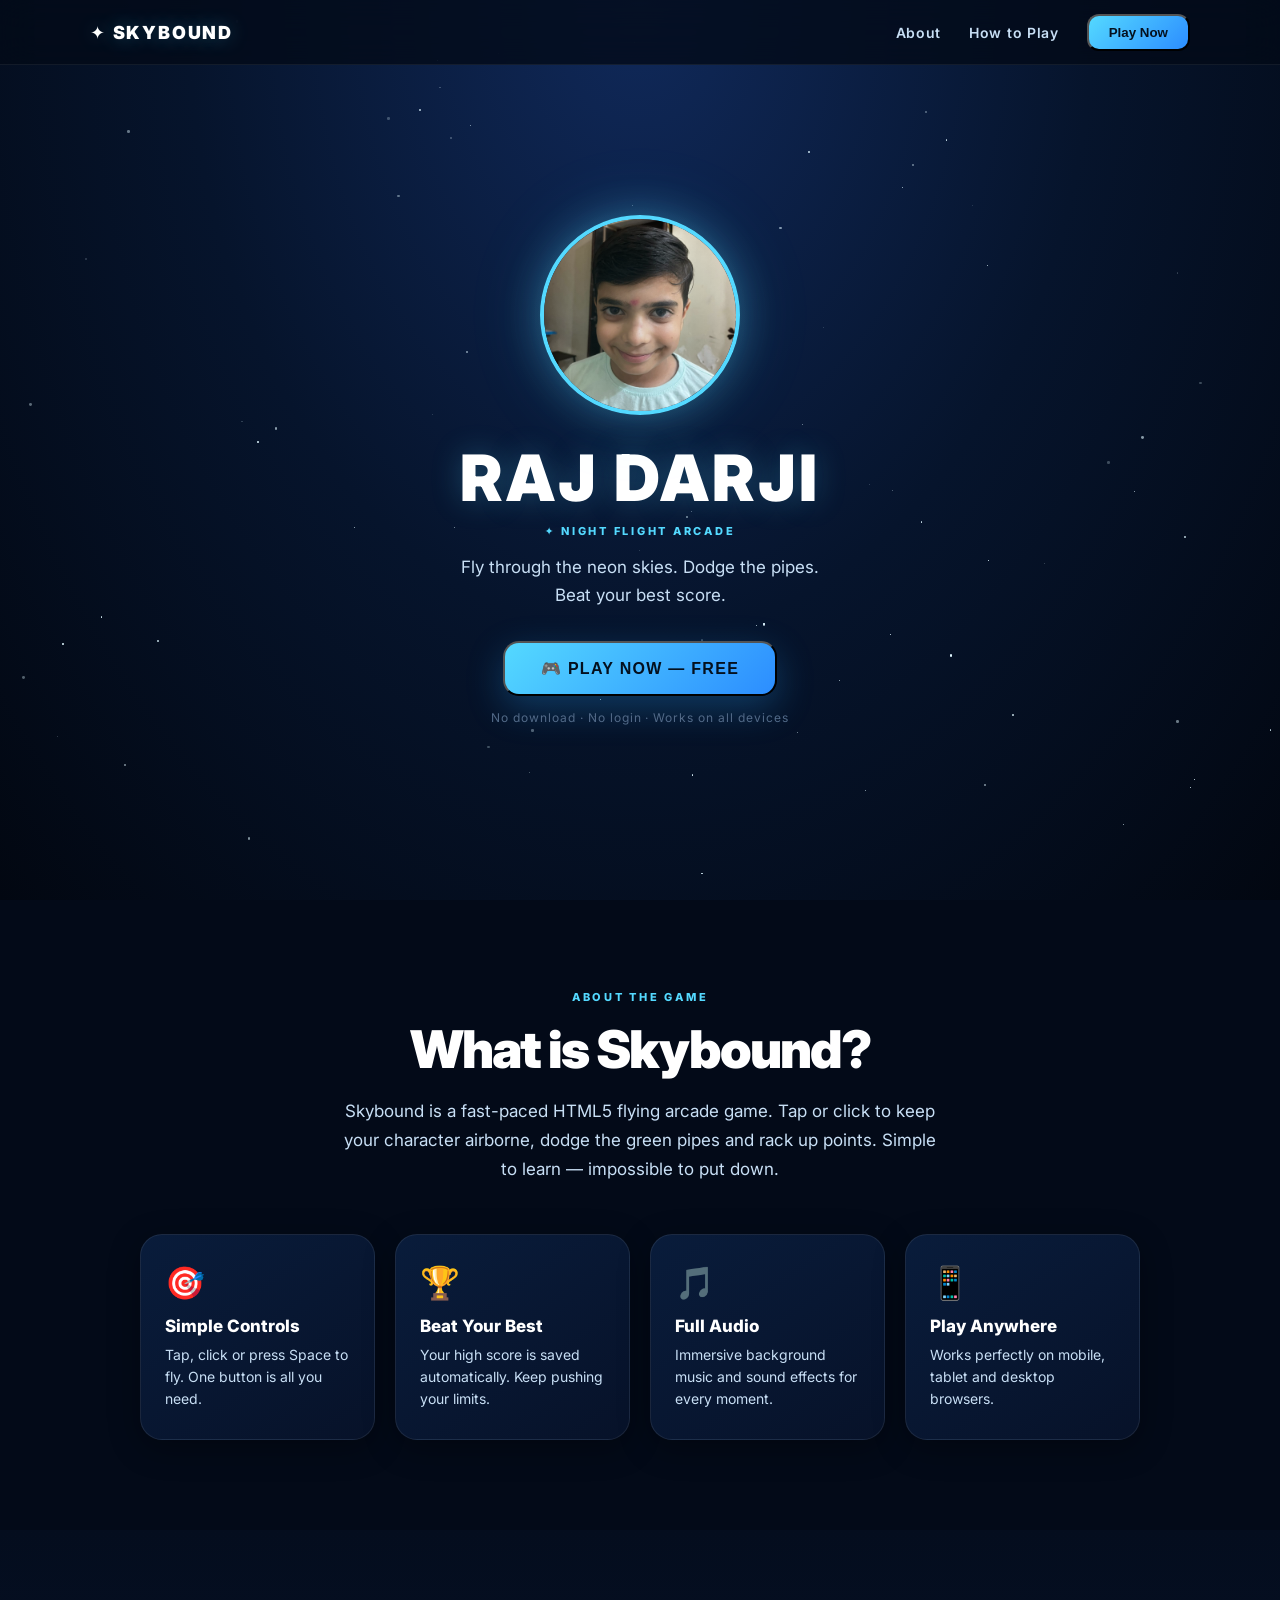
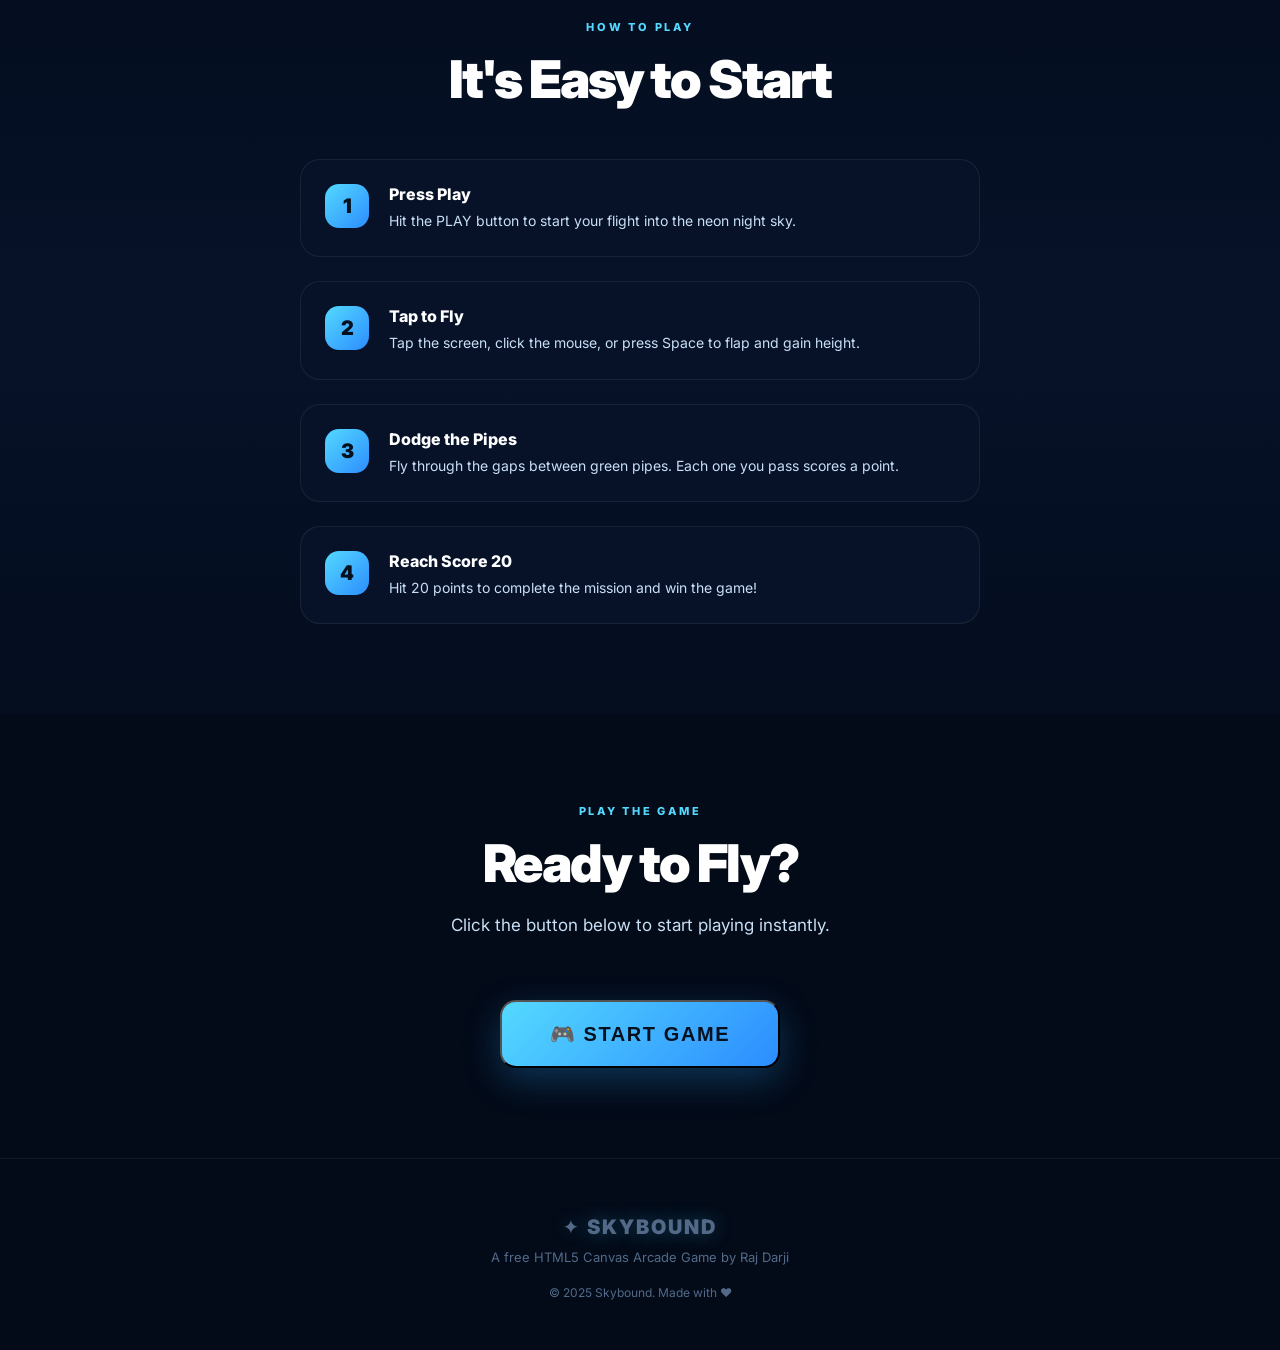
<file: index.html>
<!doctype html>
<html lang="en">
<head>
  <meta charset="UTF-8">
  <meta name="viewport" content="width=device-width,initial-scale=1">
  <meta name="theme-color" content="#07152e">
  <meta name="description" content="Skybound — A free HTML5 flying arcade game by Raj Darji.">
  <title>Skybound — Flying Arcade Game</title>
  <link rel="preconnect" href="https://fonts.googleapis.com">
  <link href="https://fonts.googleapis.com/css2?family=Inter:wght@400;700;900&display=swap" rel="stylesheet">
  <link rel="stylesheet" href="site.css">
</head>
<body>

  <!-- NAV -->
  <nav class="nav">
    <div class="nav-inner">
      <a class="logo" href="#">✦ SKYBOUND</a>
      <div class="nav-links">
        <a href="#about">About</a>
        <a href="#how">How to Play</a>
        <button class="nav-cta" id="navPlayBtn">Play Now</button>
      </div>
    </div>
  </nav>

  <!-- HERO / DASHBOARD -->
  <section class="hero" id="home">
    <div class="stars" id="stars"></div>
    <div class="hero-content">
      <div class="profile-wrap">
        <img src="raj1.jpeg" alt="Raj Darji" class="profile-img">
        <div class="profile-glow"></div>
      </div>
      <h1 class="profile-name">RAJ DARJI</h1>
      <p class="profile-tag">✦ NIGHT FLIGHT ARCADE</p>
      <p class="hero-sub">Fly through the neon skies. Dodge the pipes.<br>Beat your best score.</p>
      <button class="btn-primary" id="heroPlayBtn">🎮 PLAY NOW — FREE</button>
      <p class="hero-hint">No download · No login · Works on all devices</p>
    </div>
  </section>

  <!-- ABOUT -->
  <section class="section" id="about">
    <div class="container">
      <p class="eyebrow">ABOUT THE GAME</p>
      <h2>What is Skybound?</h2>
      <p class="section-sub">Skybound is a fast-paced HTML5 flying arcade game. Tap or click to keep your character airborne, dodge the green pipes and rack up points. Simple to learn — impossible to put down.</p>
      <div class="cards">
        <div class="card">
          <div class="card-icon">🎯</div>
          <h3>Simple Controls</h3>
          <p>Tap, click or press Space to fly. One button is all you need.</p>
        </div>
        <div class="card">
          <div class="card-icon">🏆</div>
          <h3>Beat Your Best</h3>
          <p>Your high score is saved automatically. Keep pushing your limits.</p>
        </div>
        <div class="card">
          <div class="card-icon">🎵</div>
          <h3>Full Audio</h3>
          <p>Immersive background music and sound effects for every moment.</p>
        </div>
        <div class="card">
          <div class="card-icon">📱</div>
          <h3>Play Anywhere</h3>
          <p>Works perfectly on mobile, tablet and desktop browsers.</p>
        </div>
      </div>
    </div>
  </section>

  <!-- HOW TO PLAY -->
  <section class="section alt" id="how">
    <div class="container">
      <p class="eyebrow">HOW TO PLAY</p>
      <h2>It's Easy to Start</h2>
      <div class="steps">
        <div class="step">
          <div class="step-num">1</div>
          <div>
            <h3>Press Play</h3>
            <p>Hit the PLAY button to start your flight into the neon night sky.</p>
          </div>
        </div>
        <div class="step">
          <div class="step-num">2</div>
          <div>
            <h3>Tap to Fly</h3>
            <p>Tap the screen, click the mouse, or press Space to flap and gain height.</p>
          </div>
        </div>
        <div class="step">
          <div class="step-num">3</div>
          <div>
            <h3>Dodge the Pipes</h3>
            <p>Fly through the gaps between green pipes. Each one you pass scores a point.</p>
          </div>
        </div>
        <div class="step">
          <div class="step-num">4</div>
          <div>
            <h3>Reach Score 20</h3>
            <p>Hit 20 points to complete the mission and win the game!</p>
          </div>
        </div>
      </div>
    </div>
  </section>

  <!-- GAME MODAL -->
  <div class="game-modal" id="gameModal">
    <div class="game-modal-inner">
      <button class="close-btn" id="closeGame">✕ CLOSE</button>
      <iframe
        id="gameFrame"
        title="Skybound Game"
        allowfullscreen
        allow="autoplay; scripts"
        scrolling="no">
      </iframe>
    </div>
  </div>

  <!-- PLAY SECTION -->
  <section class="section" id="play">
    <div class="container">
      <p class="eyebrow">PLAY THE GAME</p>
      <h2>Ready to Fly?</h2>
      <p class="section-sub">Click the button below to start playing instantly.</p>
      <button class="btn-primary play-open-btn" id="openGame">🎮 START GAME</button>
    </div>
  </section>

  <!-- FOOTER -->
  <footer class="footer">
    <div class="container">
      <p class="logo">✦ SKYBOUND</p>
      <p>A free HTML5 Canvas Arcade Game by Raj Darji</p>
      <p class="footer-copy">© 2025 Skybound. Made with ❤️</p>
    </div>
  </footer>

  <script src="site.js"></script>
</body>
</html>
</file>
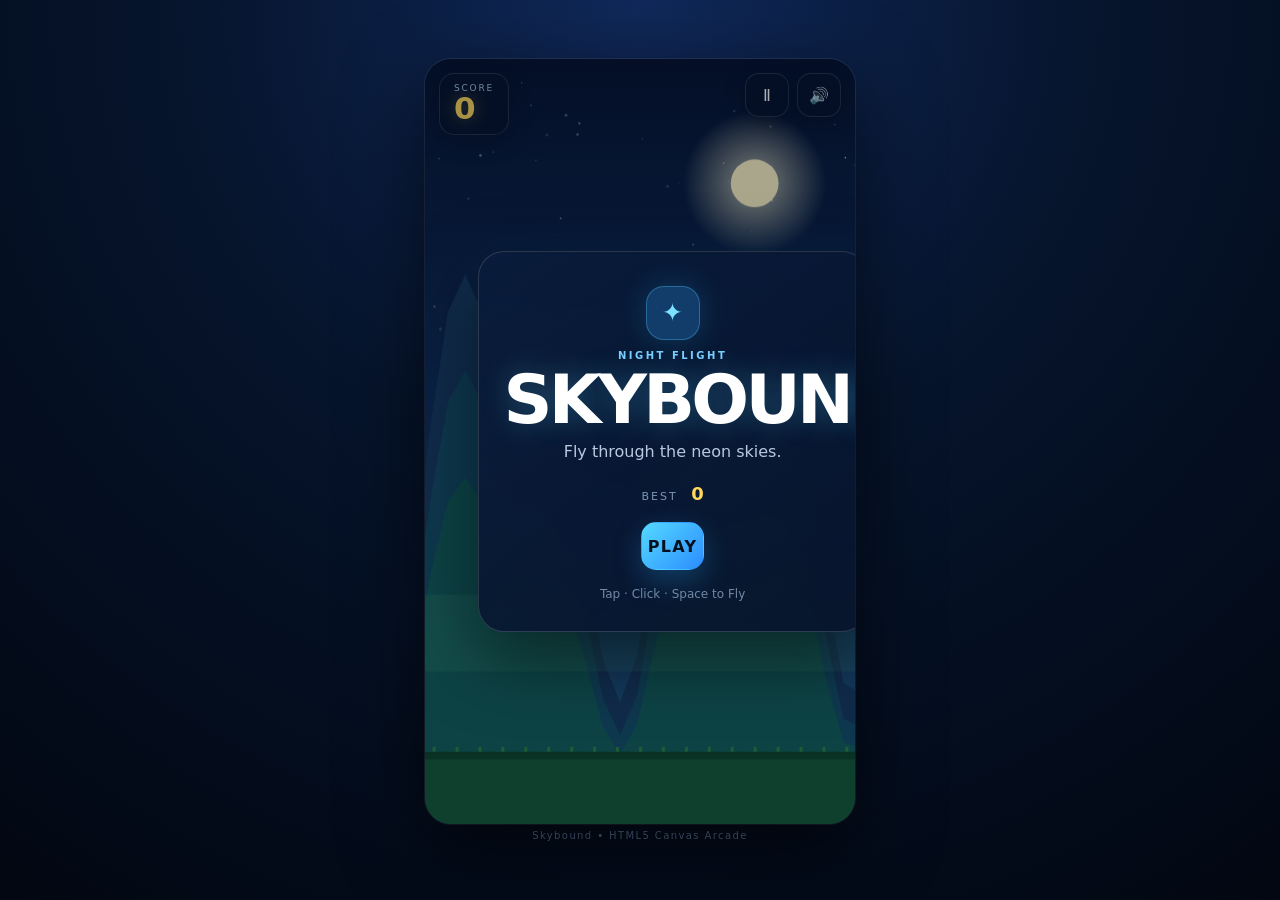
<file: game/index.html>
<!doctype html>
<html lang="en">
<head>
  <meta charset="UTF-8">
  <meta name="viewport" content="width=device-width,initial-scale=1,maximum-scale=1,user-scalable=no,viewport-fit=cover">
  <meta name="theme-color" content="#07152e">
  <title>Skybound — Flying Arcade</title>
  <link rel="stylesheet" href="style.css">
</head>
<body>
  <main class="app">
    <section class="game-shell" aria-label="Skybound flying game">
      <canvas id="gameCanvas"></canvas>

      <header class="hud" id="hud">
        <div class="score-wrap">
          <span class="score-label">SCORE</span>
          <strong id="score">0</strong>
        </div>
        <div class="hud-actions">
          <button class="icon-btn" id="pauseBtn" aria-label="Pause">Ⅱ</button>
          <button class="icon-btn" id="soundBtn" aria-label="Sound">🔊</button>
        </div>
      </header>

      <div class="overlay visible" id="startOverlay">
        <div class="panel start-panel">
          <div class="brand-mark">✦</div>
          <p class="eyebrow">NIGHT FLIGHT</p>
          <h1>SKYBOUND</h1>
          <p class="subtitle">Fly through the neon skies.</p>
          <div class="best-line">BEST <b id="startBest">0</b></div>
          <button class="primary-btn" id="playBtn">PLAY</button>
          <p class="hint">Tap · Click · Space to Fly</p>
        </div>
      </div>

      <div class="overlay" id="pauseOverlay">
        <div class="panel">
          <p class="eyebrow">FLIGHT PAUSED</p>
          <h2>PAUSED</h2>
          <div class="button-stack">
            <button class="primary-btn" id="resumeBtn">RESUME</button>
            <button class="secondary-btn" id="pauseRestartBtn">RESTART</button>
            <button class="text-btn" id="pauseHomeBtn">HOME</button>
          </div>
        </div>
      </div>

      <div class="overlay" id="gameOverOverlay">
        <div class="panel">
          <div class="result-icon">✦</div>
          <p class="eyebrow">FLIGHT ENDED</p>
          <h2>GAME OVER</h2>
          <div class="results">
            <div><span>SCORE</span><b id="finalScore">0</b></div>
            <div><span>BEST</span><b id="finalBest">0</b></div>
          </div>
          <div class="button-stack">
            <button class="primary-btn" id="retryBtn">TRY AGAIN</button>
            <button class="text-btn" id="gameOverHomeBtn">HOME</button>
          </div>
        </div>
      </div>

      <div class="overlay" id="winOverlay">
        <div class="panel win-panel">
          <div class="result-icon win">★</div>
          <p class="eyebrow">MISSION COMPLETE</p>
          <h2>YOU WIN!</h2>
          <p class="subtitle">Amazing Flight!</p>
          <div class="results single"><div><span>FINAL SCORE</span><b id="winScore">20</b></div></div>
          <div class="button-stack">
            <button class="primary-btn" id="winRetryBtn">PLAY AGAIN</button>
            <button class="text-btn" id="winHomeBtn">HOME</button>
          </div>
        </div>
      </div>

      <div class="toast" id="toast">+1</div>
    </section>
    <p class="footer-note">Skybound • HTML5 Canvas Arcade</p>
  </main>
  <script src="game.js"></script>
</body>
</html>
</file>
<file: site.css>
*{box-sizing:border-box;margin:0;padding:0}
:root{
  --bg:#030a18;
  --bg2:#071229;
  --accent:#54d9ff;
  --accent2:#2c8dff;
  --gold:#ffd85b;
  --text:#c8dff5;
  --muted:#526a88;
  font-family:'Inter',ui-sans-serif,system-ui,sans-serif;
  color:#fff;
  background:var(--bg);
  scroll-behavior:smooth;
}
body{overflow-x:hidden}

/* NAV */
.nav{position:fixed;top:0;left:0;right:0;z-index:100;padding:0 24px;background:#030a18cc;backdrop-filter:blur(16px);border-bottom:1px solid #ffffff10}
.nav-inner{max-width:1100px;margin:0 auto;height:64px;display:flex;align-items:center;justify-content:space-between}
.logo{font-size:18px;font-weight:900;letter-spacing:.1em;color:#fff;text-decoration:none;text-shadow:0 0 20px #54d9ff55}
.nav-links{display:flex;align-items:center;gap:28px}
.nav-links a{color:var(--text);text-decoration:none;font-size:14px;font-weight:600;letter-spacing:.05em;transition:.15s color}
.nav-links a:hover{color:#fff}
.nav-cta{background:linear-gradient(135deg,var(--accent),var(--accent2));color:#04101e!important;padding:9px 20px;border-radius:12px;font-weight:800!important;transition:.15s transform,.15s filter!important}
.nav-cta:hover{transform:translateY(-2px);filter:brightness(1.1)}

/* HERO */
.hero{min-height:100vh;display:flex;align-items:center;justify-content:center;padding:100px 24px 60px;position:relative;overflow:hidden;background:radial-gradient(ellipse at 50% 0%,#10295a 0,#06142c 50%,#020711 100%)}
.stars{position:absolute;inset:0;pointer-events:none}
.star{position:absolute;border-radius:50%;background:#dff7ff;animation:twinkle var(--d,3s) ease-in-out infinite}
@keyframes twinkle{0%,100%{opacity:.2}50%{opacity:1}}
.hero-content{position:relative;z-index:1;max-width:520px;text-align:center;display:flex;flex-direction:column;align-items:center}
.eyebrow{font-size:11px;font-weight:800;letter-spacing:.25em;color:var(--accent);margin-bottom:14px}

/* PROFILE */
.profile-wrap{position:relative;margin-bottom:24px}
.profile-img{width:200px;height:200px;border-radius:50%;object-fit:cover;border:4px solid var(--accent);box-shadow:0 0 40px #54d9ff55,0 0 80px #54d9ff22;display:block}
.profile-glow{position:absolute;inset:-10px;border-radius:50%;background:radial-gradient(circle,#54d9ff22 0%,transparent 70%);pointer-events:none;animation:pulse 2.5s ease-in-out infinite}
@keyframes pulse{0%,100%{opacity:.5;transform:scale(1)}50%{opacity:1;transform:scale(1.05)}}
.profile-name{font-size:clamp(36px,8vw,64px);font-weight:900;letter-spacing:.05em;text-shadow:0 0 30px #54d7ff44;margin-bottom:8px}
.profile-tag{font-size:11px;font-weight:800;letter-spacing:.25em;color:var(--accent);margin-bottom:16px}
.hero-sub{font-size:17px;color:var(--text);line-height:1.6;margin-bottom:32px}
.btn-primary{display:inline-block;background:linear-gradient(135deg,var(--accent),var(--accent2));color:#04101e;font-size:16px;font-weight:900;letter-spacing:.08em;padding:16px 36px;border-radius:16px;text-decoration:none;box-shadow:0 12px 36px #28aaff44;transition:.18s transform,.18s filter}
.btn-primary:hover{transform:translateY(-3px);filter:brightness(1.1)}
.hero-hint{margin-top:14px;font-size:12px;color:var(--muted);letter-spacing:.08em}

/* SECTIONS */
.section{padding:90px 24px}
.section.alt{background:linear-gradient(180deg,#040d1e,#071229,#040d1e)}
.container{max-width:1000px;margin:0 auto;text-align:center}
.section h2{font-size:clamp(32px,6vw,52px);font-weight:900;letter-spacing:-.04em;margin-bottom:16px}
.section-sub{font-size:17px;color:var(--text);max-width:600px;margin:0 auto 50px;line-height:1.7}

/* CARDS */
.cards{display:grid;grid-template-columns:repeat(auto-fit,minmax(210px,1fr));gap:20px;margin-top:48px;text-align:left}
.card{padding:28px 24px;border:1px solid #ffffff15;border-radius:22px;background:linear-gradient(145deg,#091c3b,#071229);box-shadow:0 8px 32px #0005;transition:.2s transform}
.card:hover{transform:translateY(-4px)}
.card-icon{font-size:32px;margin-bottom:14px}
.card h3{font-size:17px;font-weight:800;margin-bottom:8px}
.card p{font-size:14px;color:var(--text);line-height:1.6}

/* STEPS */
.steps{display:grid;gap:24px;margin-top:48px;text-align:left;max-width:680px;margin-left:auto;margin-right:auto}
.step{display:flex;align-items:flex-start;gap:20px;padding:24px;border:1px solid #ffffff12;border-radius:20px;background:#071229;transition:.2s transform}
.step:hover{transform:translateX(6px)}
.step-num{width:44px;height:44px;flex-shrink:0;border-radius:14px;background:linear-gradient(135deg,var(--accent),var(--accent2));color:#04101e;font-size:20px;font-weight:900;display:grid;place-items:center}
.step h3{font-size:16px;font-weight:800;margin-bottom:6px}
.step p{font-size:14px;color:var(--text);line-height:1.6}

/* GAME EMBED */
.game-wrapper{margin-top:40px;display:flex;justify-content:center}
.game-wrapper iframe{width:min(430px,100%);aspect-ratio:9/16;border:none;border-radius:26px;box-shadow:0 30px 80px #0009,0 0 0 1px #ffffff18,0 0 60px #54d9ff15}

/* FOOTER */
.footer{padding:50px 24px;border-top:1px solid #ffffff10;text-align:center}
.footer .logo{font-size:20px;font-weight:900;letter-spacing:.1em;margin-bottom:10px;text-shadow:0 0 20px #54d9ff55}
.footer p{color:var(--muted);font-size:13px;margin-top:6px}
.footer-copy{margin-top:20px!important;font-size:12px!important}

/* RESPONSIVE */
@media(max-width:768px){
  .hero{padding:90px 20px 50px}
  .nav-links a:not(.nav-cta){display:none}
  .cards{grid-template-columns:1fr 1fr}
  .profile-img{width:160px;height:160px}
  .profile-name{font-size:36px}
}
@media(max-width:480px){
  .cards{grid-template-columns:1fr}
  .profile-img{width:140px;height:140px}
}

/* GAME MODAL */
.play-open-btn{font-size:20px;padding:20px 48px;margin-top:10px}
.game-modal{display:none;position:fixed;inset:0;z-index:999;background:#000000ee;align-items:center;justify-content:center}
.game-modal.open{display:flex}
.game-modal-inner{position:relative;width:min(430px,96vw);aspect-ratio:9/16}
.game-modal-inner iframe{width:100%;height:100%;border:none;border-radius:24px;box-shadow:0 30px 80px #000a,0 0 0 1px #ffffff18}
.close-btn{position:absolute;top:-44px;right:0;background:transparent;border:1px solid #ffffff33;color:#fff;padding:8px 18px;border-radius:10px;font-size:13px;font-weight:800;letter-spacing:.1em;cursor:pointer;transition:.15s background}
.close-btn:hover{background:#ffffff22}
</file>
<file: game/style.css>
*{box-sizing:border-box}
:root{font-family:Inter,ui-sans-serif,system-ui,-apple-system,BlinkMacSystemFont,"Segoe UI",sans-serif;color:#fff;background:#030a18}
html,body{margin:0;width:100%;height:100%;overflow:hidden}
body{display:grid;place-items:center;background:radial-gradient(circle at 50% 0%,#10295a 0,#06142c 42%,#020711 100%)}
button{font:inherit;-webkit-tap-highlight-color:transparent}
.app{width:min(100vw,620px);height:100dvh;display:flex;flex-direction:column;justify-content:center;align-items:center;padding:12px}
.game-shell{position:relative;width:100%;max-height:calc(100dvh - 42px);aspect-ratio:9/16;overflow:hidden;border-radius:26px;background:#07152e;box-shadow:0 25px 80px #0009,0 0 0 1px #ffffff18;touch-action:none;user-select:none}
canvas{display:block;width:100%;height:100%}
.hud{position:absolute;z-index:5;top:max(14px,env(safe-area-inset-top));left:14px;right:14px;display:flex;justify-content:space-between;align-items:flex-start;pointer-events:none}
.score-wrap{padding:9px 14px 10px;border:1px solid #ffffff22;background:#07152ecc;backdrop-filter:blur(12px);border-radius:15px;box-shadow:0 8px 24px #0003}
.score-label{display:block;font-size:9px;letter-spacing:.2em;color:#a9c7e9}.score-wrap strong{display:block;font-size:31px;line-height:1;color:#ffd85b;text-shadow:0 0 18px #ffd85b55}
.hud-actions{display:flex;gap:8px;pointer-events:auto}.icon-btn{width:44px;height:44px;border:1px solid #ffffff22;border-radius:14px;background:#07152ecc;color:#fff;cursor:pointer;backdrop-filter:blur(12px);box-shadow:0 8px 24px #0003;transition:.16s transform,.16s background}.icon-btn:hover{transform:translateY(-2px);background:#15345ccc}.icon-btn:active{transform:scale(.94)}
.overlay{position:absolute;inset:0;z-index:10;display:grid;place-items:center;padding:22px;background:#02081755;opacity:0;visibility:hidden;transition:opacity .24s,visibility .24s}.overlay.visible{opacity:1;visibility:visible}
.panel{width:min(88%,390px);padding:30px 25px;border:1px solid #ffffff24;border-radius:26px;background:linear-gradient(145deg,#091c3bf0,#071229e8);backdrop-filter:blur(18px);box-shadow:0 25px 70px #0008,0 0 50px #1cb7ff12;text-align:center}
.start-panel{padding-top:34px}.brand-mark,.result-icon{width:54px;height:54px;margin:0 auto 10px;border-radius:18px;display:grid;place-items:center;background:#123c69;border:1px solid #53c8ff55;color:#7ce1ff;font-size:25px;box-shadow:0 0 30px #31bfff33}
.eyebrow{margin:0 0 7px;color:#78cfff;font-size:10px;font-weight:800;letter-spacing:.25em}.panel h1{margin:0;font-size:clamp(42px,12vw,68px);letter-spacing:-.055em;line-height:.95;text-shadow:0 0 28px #54d7ff44}.panel h2{margin:0 0 10px;font-size:42px;letter-spacing:-.04em}.subtitle{margin:10px 0 22px;color:#b7c9df}.best-line{font-size:11px;letter-spacing:.18em;color:#7d96b5;margin:18px 0}.best-line b{color:#ffd85b;font-size:18px;margin-left:8px;letter-spacing:0}
.button-stack{display:grid;gap:10px;margin-top:20px}.primary-btn,.secondary-btn,.text-btn{min-height:48px;border-radius:15px;border:1px solid transparent;font-weight:800;letter-spacing:.08em;cursor:pointer;transition:.16s transform,.16s filter}.primary-btn{background:linear-gradient(135deg,#54d9ff,#2c8dff);color:#04101e;box-shadow:0 10px 28px #28aaff44}.secondary-btn{background:#ffffff12;border-color:#ffffff1e;color:#fff}.text-btn{background:transparent;color:#93b2d3}.primary-btn:hover,.secondary-btn:hover{filter:brightness(1.08);transform:translateY(-2px)}.primary-btn:active,.secondary-btn:active,.text-btn:active{transform:scale(.97)}.hint{margin:17px 0 0;color:#7189a7;font-size:12px}.results{display:grid;grid-template-columns:1fr 1fr;gap:10px;margin:20px 0}.results div{padding:14px;border-radius:15px;background:#ffffff09;border:1px solid #ffffff13}.results span{display:block;font-size:9px;letter-spacing:.18em;color:#7590b1}.results b{display:block;font-size:30px;color:#ffd85b}.results.single{grid-template-columns:1fr}.win{color:#ffe071;background:#4b3d15;border-color:#ffe07155}.toast{position:absolute;z-index:8;left:50%;top:24%;transform:translate(-50%,0) scale(.8);font-weight:900;font-size:27px;color:#ffe071;text-shadow:0 0 18px #ffdf4d;opacity:0;pointer-events:none}.toast.pop{animation:scorePop .55s ease-out}@keyframes scorePop{0%{opacity:0;transform:translate(-50%,15px) scale(.65)}35%{opacity:1;transform:translate(-50%,0) scale(1.15)}100%{opacity:0;transform:translate(-50%,-34px) scale(1)}}
.footer-note{margin:6px 0 0;color:#526a88;font-size:10px;letter-spacing:.14em}
@media(max-width:430px){.app{padding:0}.game-shell{max-height:100dvh;border-radius:0}.footer-note{display:none}.panel{padding:26px 21px}.panel h2{font-size:36px}.score-wrap strong{font-size:28px}}
@media(min-width:700px){.game-shell{width:min(430px,100%)}}
@media(max-height:560px) and (orientation:landscape){.app{padding:0}.game-shell{height:100dvh;width:auto;max-width:100vw;aspect-ratio:9/16;border-radius:0}.footer-note{display:none}.panel{padding:18px 22px}.start-panel{padding:20px}.panel h1{font-size:42px}.best-line{margin:9px}.hint{margin:10px}.button-stack{margin-top:12px}}
</file>
